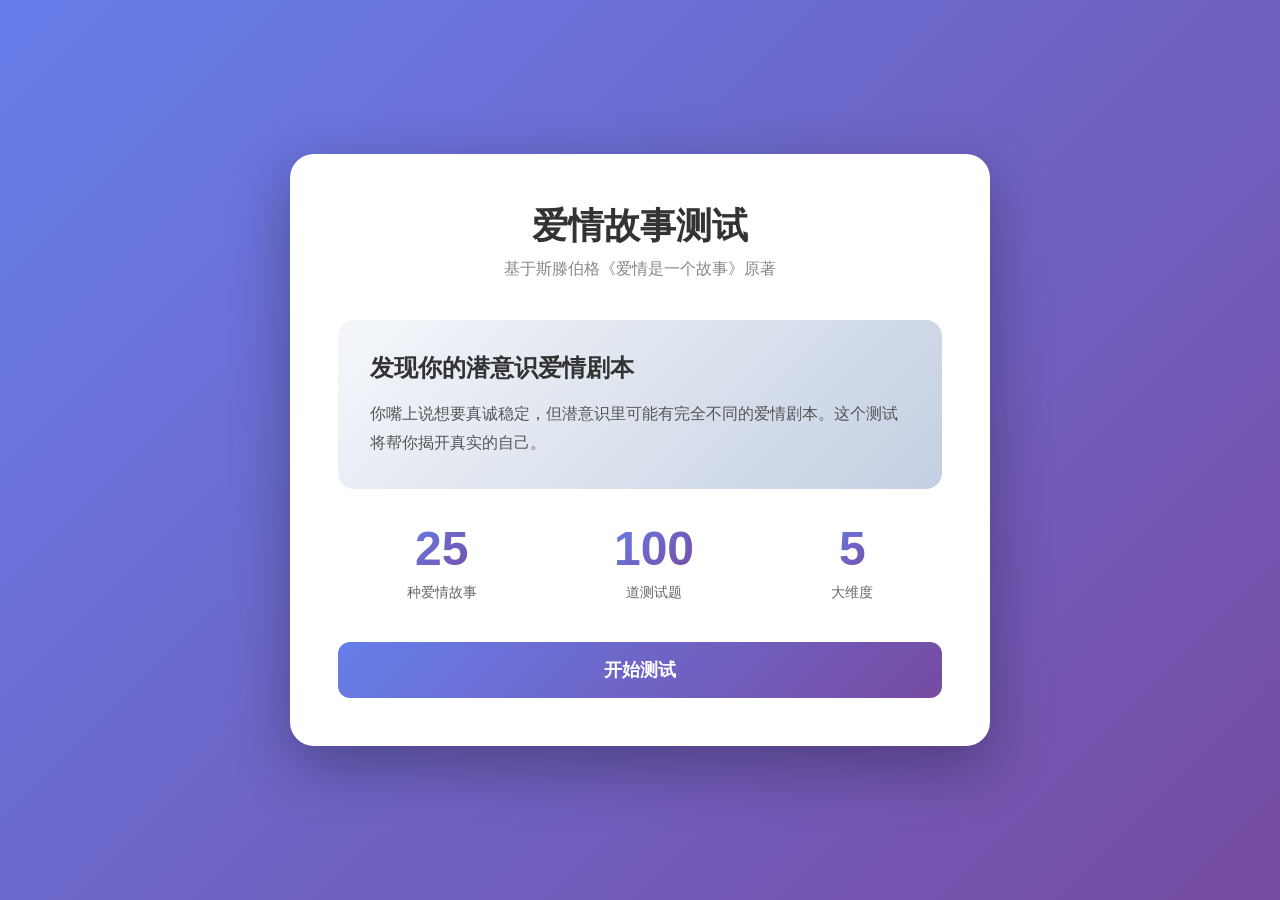
<file: index.html>
<!DOCTYPE html>
<html lang="zh-CN">
<head>
    <meta charset="UTF-8">
    <meta name="viewport" content="width=device-width, initial-scale=1.0">
    <title>爱情故事测试 - 发现你的潜意识爱情剧本</title>
    <style>* {
    margin: 0;
    padding: 0;
    box-sizing: border-box;
}

body {
    font-family: -apple-system, BlinkMacSystemFont, 'Segoe UI', 'PingFang SC', 'Hiragino Sans GB', 'Microsoft YaHei', sans-serif;
    background: linear-gradient(135deg, #667eea 0%, #764ba2 100%);
    min-height: 100vh;
    display: flex;
    align-items: center;
    justify-content: center;
    padding: 20px;
}

.container {
    width: 100%;
    max-width: 700px;
}

.screen {
    display: none;
    background: white;
    border-radius: 24px;
    padding: 48px;
    box-shadow: 0 20px 60px rgba(0, 0, 0, 0.3);
    animation: fadeIn 0.3s ease;
}

.screen.active {
    display: block;
}

@keyframes fadeIn {
    from {
        opacity: 0;
        transform: translateY(10px);
    }
    to {
        opacity: 1;
        transform: translateY(0);
    }
}

.header {
    text-align: center;
    margin-bottom: 40px;
}

.header h1 {
    font-size: 36px;
    color: #333;
    margin-bottom: 8px;
}

.subtitle {
    color: #888;
    font-size: 16px;
}

.intro {
    margin-bottom: 40px;
}

.intro-card {
    background: linear-gradient(135deg, #f5f7fa 0%, #c3cfe2 100%);
    border-radius: 16px;
    padding: 32px;
    margin-bottom: 32px;
}

.intro-card h2 {
    font-size: 24px;
    color: #333;
    margin-bottom: 16px;
}

.intro-card p {
    color: #555;
    line-height: 1.8;
    font-size: 16px;
}

.intro-stats {
    display: flex;
    justify-content: space-around;
}

.stat {
    text-align: center;
}

.stat-number {
    font-size: 48px;
    font-weight: bold;
    background: linear-gradient(135deg, #667eea 0%, #764ba2 100%);
    -webkit-background-clip: text;
    -webkit-text-fill-color: transparent;
    background-clip: text;
}

.stat-label {
    color: #666;
    font-size: 14px;
    margin-top: 8px;
}

.btn {
    width: 100%;
    padding: 16px 32px;
    border: none;
    border-radius: 12px;
    font-size: 18px;
    font-weight: 600;
    cursor: pointer;
    transition: all 0.3s ease;
}

.btn.primary {
    background: linear-gradient(135deg, #667eea 0%, #764ba2 100%);
    color: white;
}

.btn.primary:hover {
    transform: translateY(-2px);
    box-shadow: 0 8px 20px rgba(102, 126, 234, 0.4);
}

.btn.secondary {
    background: #f0f0f0;
    color: #666;
}

.btn.secondary:hover {
    background: #e0e0e0;
}

.progress-bar {
    position: relative;
    height: 8px;
    background: #e0e0e0;
    border-radius: 4px;
    margin-bottom: 40px;
}

.progress-fill {
    height: 100%;
    background: linear-gradient(135deg, #667eea 0%, #764ba2 100%);
    border-radius: 4px;
    transition: width 0.3s ease;
    width: 0%;
}

.progress-text {
    position: absolute;
    right: 0;
    top: -30px;
    color: #666;
    font-size: 14px;
}

.question-container {
    margin-bottom: 40px;
}

.question-number {
    color: #667eea;
    font-size: 14px;
    font-weight: 600;
    margin-bottom: 16px;
}

.question-text {
    font-size: 22px;
    color: #333;
    line-height: 1.6;
    margin-bottom: 32px;
}

.options {
    display: flex;
    flex-direction: column;
    gap: 12px;
}

.option {
    padding: 20px;
    border: 2px solid #e0e0e0;
    border-radius: 12px;
    cursor: pointer;
    transition: all 0.3s ease;
    font-size: 16px;
    color: #333;
}

.option:hover {
    border-color: #667eea;
    background: #f5f3ff;
}

.option.selected {
    border-color: #667eea;
    background: linear-gradient(135deg, #667eea15 0%, #764ba215 100%);
}

.nav-buttons {
    display: flex;
    justify-content: center;
}

.nav-buttons .btn {
    max-width: 300px;
}

.result-header {
    text-align: center;
    margin-bottom: 40px;
}

.result-header h1 {
    font-size: 32px;
    color: #333;
}

.primary-personality {
    background: linear-gradient(135deg, #667eea 0%, #764ba2 100%);
    border-radius: 20px;
    padding: 40px;
    color: white;
    text-align: center;
    margin-bottom: 32px;
}

.personality-badge {
    display: inline-block;
    background: rgba(255, 255, 255, 0.3);
    padding: 8px 20px;
    border-radius: 20px;
    font-size: 14px;
    margin-bottom: 16px;
}

.primary-personality h2 {
    font-size: 36px;
    margin-bottom: 16px;
}

.primary-personality p {
    font-size: 18px;
    line-height: 1.8;
    opacity: 0.95;
}

.secondary-personalities {
    display: grid;
    grid-template-columns: repeat(auto-fit, minmax(250px, 1fr));
    gap: 16px;
    margin-bottom: 40px;
}

.secondary-card {
    background: #f5f7fa;
    border-radius: 16px;
    padding: 24px;
}

.secondary-card h4 {
    color: #667eea;
    margin-bottom: 8px;
    font-size: 18px;
}

.secondary-card p {
    color: #666;
    font-size: 14px;
    line-height: 1.6;
}

.combination-analysis {
    background: #fff0f5;
    border-left: 4px solid #ff6b9d;
    border-radius: 16px;
    padding: 32px;
    margin-bottom: 32px;
}

.combination-analysis h3 {
    color: #ff6b9d;
    font-size: 20px;
    margin-bottom: 16px;
}

.combination-analysis .analysis-text {
    color: #333;
    font-size: 16px;
    line-height: 1.8;
    margin-bottom: 16px;
}

.combination-analysis .pain-point {
    background: rgba(255, 107, 157, 0.1);
    border-radius: 12px;
    padding: 16px 20px;
}

.combination-analysis .pain-point-title {
    color: #ff6b9d;
    font-weight: 600;
    font-size: 15px;
    margin-bottom: 8px;
}

.combination-analysis .pain-point-text {
    color: #555;
    font-size: 14px;
    line-height: 1.7;
}

.dimensions {
    background: #fafafa;
    border-radius: 16px;
    padding: 32px;
    margin-bottom: 32px;
}

.dimensions h3 {
    color: #333;
    margin-bottom: 24px;
    font-size: 20px;
}

.dimension-bars {
    display: flex;
    flex-direction: column;
    gap: 20px;
}

.dimension-item {
    display: flex;
    flex-direction: column;
    gap: 8px;
}

.dimension-label {
    display: flex;
    justify-content: space-between;
    font-size: 14px;
    color: #666;
}

.dimension-score {
    font-weight: 600;
    color: #667eea;
}

.dimension-track {
    height: 12px;
    background: #e0e0e0;
    border-radius: 6px;
    overflow: hidden;
}

.dimension-fill {
    height: 100%;
    background: linear-gradient(135deg, #667eea 0%, #764ba2 100%);
    border-radius: 6px;
    transition: width 0.5s ease;
}

.dimension-full-tip {
    background: #fafbff;
    border: 1px solid #e8ecf4;
    border-radius: 10px;
    padding: 14px;
    margin-top: 4px;
}

.tip-row {
    display: flex;
    align-items: flex-start;
    gap: 8px;
    padding: 4px 0;
}

.tip-row + .tip-row {
    border-top: 1px dashed #e8ecf4;
    margin-top: 4px;
    padding-top: 8px;
}

.tip-tag {
    flex-shrink: 0;
    font-weight: 700;
    font-size: 11px;
    padding: 3px 8px;
    border-radius: 4px;
    white-space: nowrap;
}

.tip-tag.high {
    background: #ffe0e0;
    color: #d63031;
}

.tip-tag.low {
    background: #e0f0ff;
    color: #0984e3;
}

.tip-text {
    font-size: 12px;
    color: #555;
    line-height: 1.6;
}

/* ===== 新增：次要人格得分条 ===== */

.sec-bar-track {
    height: 6px;
    background: #e0e0e0;
    border-radius: 3px;
    margin-top: 10px;
    overflow: hidden;
}

.sec-bar-fill {
    height: 100%;
    background: linear-gradient(135deg, #667eea 0%, #764ba2 100%);
    border-radius: 3px;
    transition: width 0.5s ease;
}

</style>
</head>
<body>
    <div class="container">
        <div id="start-screen" class="screen active">
            <div class="header">
                <h1>爱情故事测试</h1>
                <p class="subtitle">基于斯滕伯格《爱情是一个故事》原著</p>
            </div>
            <div class="intro">
                <div class="intro-card">
                    <h2>发现你的潜意识爱情剧本</h2>
                    <p>你嘴上说想要真诚稳定，但潜意识里可能有完全不同的爱情剧本。这个测试将帮你揭开真实的自己。</p>
                </div>
                <div class="intro-stats">
                    <div class="stat">
                        <div class="stat-number">25</div>
                        <div class="stat-label">种爱情故事</div>
                    </div>
                    <div class="stat">
                        <div class="stat-number">100</div>
                        <div class="stat-label">道测试题</div>
                    </div>
                    <div class="stat">
                        <div class="stat-number">5</div>
                        <div class="stat-label">大维度</div>
                    </div>
                </div>
            </div>
            <button id="start-btn" class="btn primary">开始测试</button>
        </div>

        <div id="question-screen" class="screen">
            <div class="progress-bar">
                <div class="progress-fill" id="progress-fill"></div>
                <div class="progress-text">
                    <span id="current-question">1</span>/<span id="total-questions">100</span>
                </div>
            </div>
            <div class="question-container">
                <div class="question-number" id="question-number">第 1 题</div>
                <div class="question-text" id="question-text"></div>
                <div class="options" id="options-container"></div>
            </div>
            <div class="nav-buttons">
                <button id="prev-btn" class="btn secondary">上一题</button>
                <button id="next-btn" class="btn primary">下一题</button>
            </div>
        </div>

        <div id="result-screen" class="screen">
            <div class="result-header">
                <h1>你的爱情故事结果</h1>
            </div>
            <div class="result-content">
                <div class="primary-personality">
                    <div class="personality-badge">主导人格</div>
                    <h2 id="primary-name"></h2>
                    <p id="primary-desc"></p>
                </div>
                <div class="combination-analysis" id="combination-container"></div>
                <div class="secondary-personalities" id="secondary-container"></div>
                <div class="dimensions">
                    <h3>5大维度得分</h3>
                    <div class="dimension-bars" id="dimension-bars"></div>
                </div>
            </div>
            <button id="restart-btn" class="btn primary">重新测试</button>
        </div>
    </div>
    <script>const questions = [
    // ===== 不对等故事 — 权力型 (5类型 × 4题 = 20题) =====
    { text: "我觉得自己在感情中像老师，喜欢教导和启发对方", dimension: "unequal", type: "teacher", options: ["非常不符合", "不太符合", "一般", "比较符合", "非常符合"] },
    { text: "我喜欢被伴侣引导，希望对方比我更有见识和阅历", dimension: "unequal", type: "teacher", options: ["非常不符合", "不太符合", "一般", "比较符合", "非常符合"] },
    { text: "在关系中，知识和思想层面的匹配比经济条件更重要", dimension: "unequal", type: "teacher", options: ["非常不符合", "不太符合", "一般", "比较符合", "非常符合"] },
    { text: "我希望和对方一起学习新东西，共同成长和进步", dimension: "unequal", type: "teacher", options: ["非常不符合", "不太符合", "一般", "比较符合", "非常符合"] },

    { text: "即使自己很累，我也会优先满足对方的需求", dimension: "unequal", type: "sacrifice", options: ["非常不符合", "不太符合", "一般", "比较符合", "非常符合"] },
    { text: "对方做了对不起我的事，我也很难下定决心离开", dimension: "unequal", type: "sacrifice", options: ["非常不符合", "不太符合", "一般", "比较符合", "非常符合"] },
    { text: "在感情里，我总觉得付出比索取更能让自己安心", dimension: "unequal", type: "sacrifice", options: ["非常不符合", "不太符合", "一般", "比较符合", "非常符合"] },
    { text: "为了维持关系，我愿意放弃自己的一些原则和底线", dimension: "unequal", type: "sacrifice", options: ["非常不符合", "不太符合", "一般", "比较符合", "非常符合"] },

    { text: "我认为在一段关系中必须有一个人来做最终决定", dimension: "unequal", type: "tyrant", options: ["非常不符合", "不太符合", "一般", "比较符合", "非常符合"] },
    { text: "我不喜欢对方未经我同意就独自做出重大决策", dimension: "unequal", type: "tyrant", options: ["非常不符合", "不太符合", "一般", "比较符合", "非常符合"] },
    { text: "家里的重要事情，最终拍板的人应该是我", dimension: "unequal", type: "tyrant", options: ["非常不符合", "不太符合", "一般", "比较符合", "非常符合"] },
    { text: "如果对方不按照我的想法来，我会感到很不安", dimension: "unequal", type: "tyrant", options: ["非常不符合", "不太符合", "一般", "比较符合", "非常符合"] },

    { text: "我想知道对方每天去了哪里、见了什么人", dimension: "unequal", type: "police", options: ["非常不符合", "不太符合", "一般", "比较符合", "非常符合"] },
    { text: "我控制不住地想要翻看对方的手机或聊天记录", dimension: "unequal", type: "police", options: ["非常不符合", "不太符合", "一般", "比较符合", "非常符合"] },
    { text: "对方回消息慢了，我会忍不住胡思乱想", dimension: "unequal", type: "police", options: ["非常不符合", "不太符合", "一般", "比较符合", "非常符合"] },
    { text: "我很难完全信任一个人，总觉得需要保持警觉", dimension: "unequal", type: "police", options: ["非常不符合", "不太符合", "一般", "比较符合", "非常符合"] },

    { text: "性生活是否和谐，是衡量感情质量的重要指标", dimension: "unequal", type: "porn", options: ["非常不符合", "不太符合", "一般", "比较符合", "非常符合"] },
    { text: "身体的吸引和激情的火花，是我爱上一个人的前提", dimension: "unequal", type: "porn", options: ["非常不符合", "不太符合", "一般", "比较符合", "非常符合"] },
    { text: "如果长期缺乏身体亲密，我会重新考虑这段关系", dimension: "unequal", type: "porn", options: ["非常不符合", "不太符合", "一般", "比较符合", "非常符合"] },
    { text: "我对伴侣有强烈的身体占有欲，讨厌别人靠得太近", dimension: "unequal", type: "porn", options: ["非常不符合", "不太符合", "一般", "比较符合", "非常符合"] },

    // ===== 客体故事 — 工具型 (7类型 × 4题 = 28题) =====
    { text: "我承认自己是外貌协会，颜值是感情的第一块敲门砖", dimension: "object", type: "art", options: ["非常不符合", "不太符合", "一般", "比较符合", "非常符合"] },
    { text: "带另一半出门时，我很在意别人对他/她外表的评价", dimension: "object", type: "art", options: ["非常不符合", "不太符合", "一般", "比较符合", "非常符合"] },
    { text: "如果对方变胖或不再注重打扮，我的热情会明显下降", dimension: "object", type: "art", options: ["非常不符合", "不太符合", "一般", "比较符合", "非常符合"] },
    { text: "颜值高的人对我有天然的吸引力，我很难抗拒", dimension: "object", type: "art", options: ["非常不符合", "不太符合", "一般", "比较符合", "非常符合"] },

    { text: "我觉得多谈几次恋爱，才能搞清自己真正想要什么样的人", dimension: "object", type: "collection", options: ["非常不符合", "不太符合", "一般", "比较符合", "非常符合"] },
    { text: "我会保留和前任有关的照片、信件或纪念品", dimension: "object", type: "collection", options: ["非常不符合", "不太符合", "一般", "比较符合", "非常符合"] },
    { text: "我不排斥同时和几个人保持暧昧，观察比较后再做选择", dimension: "object", type: "collection", options: ["非常不符合", "不太符合", "一般", "比较符合", "非常符合"] },
    { text: "每一段感情经历都是独特的收藏，分手了也不后悔", dimension: "object", type: "collection", options: ["非常不符合", "不太符合", "一般", "比较符合", "非常符合"] },

    { text: "我坚信世界上存在命中注定的那个灵魂伴侣", dimension: "object", type: "scifi", options: ["非常不符合", "不太符合", "一般", "比较符合", "非常符合"] },
    { text: "我相信缘分和奇迹，会在对的时间遇到对的人", dimension: "object", type: "scifi", options: ["非常不符合", "不太符合", "一般", "比较符合", "非常符合"] },
    { text: "我经常幻想一个完美恋人会突然出现在我的生活中", dimension: "object", type: "scifi", options: ["非常不符合", "不太符合", "一般", "比较符合", "非常符合"] },
    { text: "爱情应该像电影里演的一样充满奇遇和逆转", dimension: "object", type: "scifi", options: ["非常不符合", "不太符合", "一般", "比较符合", "非常符合"] },

    { text: "对我而言，恋爱的终极目标就是结婚组建家庭", dimension: "object", type: "family", options: ["非常不符合", "不太符合", "一般", "比较符合", "非常符合"] },
    { text: "我在选择伴侣时，会很认真考量对方是否适合当父母", dimension: "object", type: "family", options: ["非常不符合", "不太符合", "一般", "比较符合", "非常符合"] },
    { text: "对方的家庭背景和经济条件是我决定是否交往的重要因素", dimension: "object", type: "family", options: ["非常不符合", "不太符合", "一般", "比较符合", "非常符合"] },
    { text: "关系一旦稳定，我就希望尽快见家长、推进婚事", dimension: "object", type: "family", options: ["非常不符合", "不太符合", "一般", "比较符合", "非常符合"] },

    { text: "我希望找到一个能治愈我过往伤痛的人", dimension: "object", type: "recovery", options: ["非常不符合", "不太符合", "一般", "比较符合", "非常符合"] },
    { text: "只有沉浸在爱情里，我才能暂时忘记生活的烦恼", dimension: "object", type: "recovery", options: ["非常不符合", "不太符合", "一般", "比较符合", "非常符合"] },
    { text: "我需要对方帮我走出上一段感情留下的阴影", dimension: "object", type: "recovery", options: ["非常不符合", "不太符合", "一般", "比较符合", "非常符合"] },
    { text: "没有爱情的日子里，我总觉得自己是残缺不完整的", dimension: "object", type: "recovery", options: ["非常不符合", "不太符合", "一般", "比较符合", "非常符合"] },

    { text: "我愿意为爱情放弃一切，就像为信仰献身一样", dimension: "object", type: "religion", options: ["非常不符合", "不太符合", "一般", "比较符合", "非常符合"] },
    { text: "爱情在我心中的分量远高于事业和朋友", dimension: "object", type: "religion", options: ["非常不符合", "不太符合", "一般", "比较符合", "非常符合"] },
    { text: "只要足够虔诚和坚持，上天一定会给我完美的爱情", dimension: "object", type: "religion", options: ["非常不符合", "不太符合", "一般", "比较符合", "非常符合"] },
    { text: "分手对我来说像失去信仰一样，整个人都会崩溃", dimension: "object", type: "religion", options: ["非常不符合", "不太符合", "一般", "比较符合", "非常符合"] },

    { text: "我喜欢在感情里试探对方，看看他/她到底有多在乎我", dimension: "object", type: "game", options: ["非常不符合", "不太符合", "一般", "比较符合", "非常符合"] },
    { text: "过早暴露自己的真实感情，会让我在关系里失去主动权", dimension: "object", type: "game", options: ["非常不符合", "不太符合", "一般", "比较符合", "非常符合"] },
    { text: "我在恋爱中习惯保持理性，不会让自己陷得太深", dimension: "object", type: "game", options: ["非常不符合", "不太符合", "一般", "比较符合", "非常符合"] },
    { text: "感情里的若即若离、欲擒故纵，比一往情深更有意思", dimension: "object", type: "game", options: ["非常不符合", "不太符合", "一般", "比较符合", "非常符合"] },

    // ===== 协作故事 — 伙伴型 (5类型 × 4题 = 20题) =====
    { text: "我想和伴侣一起去不同的城市生活，体验不同的风土人情", dimension: "collaboration", type: "travel", options: ["非常不符合", "不太符合", "一般", "比较符合", "非常符合"] },
    { text: "对我来说，最好的约会是两个人一起去探索没去过的地方", dimension: "collaboration", type: "travel", options: ["非常不符合", "不太符合", "一般", "比较符合", "非常符合"] },
    { text: "我无法忍受每天都过重复、单调、没有变化的生活", dimension: "collaboration", type: "travel", options: ["非常不符合", "不太符合", "一般", "比较符合", "非常符合"] },
    { text: "一个有趣、有好奇心、愿意尝试的伴侣，比什么都重要", dimension: "collaboration", type: "travel", options: ["非常不符合", "不太符合", "一般", "比较符合", "非常符合"] },

    { text: "感情出问题的时候，我会第一时间主动找办法修复", dimension: "collaboration", type: "sewing", options: ["非常不符合", "不太符合", "一般", "比较符合", "非常符合"] },
    { text: "两个人吵完架不可怕，可怕的是吵完谁也不愿意先和好", dimension: "collaboration", type: "sewing", options: ["非常不符合", "不太符合", "一般", "比较符合", "非常符合"] },
    { text: "我相信任何关系只要双方用心修补，都能重回正轨", dimension: "collaboration", type: "sewing", options: ["非常不符合", "不太符合", "一般", "比较符合", "非常符合"] },
    { text: "遇到矛盾时逃避没有用，我会拉着对方把话说明白", dimension: "collaboration", type: "sewing", options: ["非常不符合", "不太符合", "一般", "比较符合", "非常符合"] },

    { text: "好的感情和种花一样，需要日复一日的浇灌和耐心", dimension: "collaboration", type: "garden", options: ["非常不符合", "不太符合", "一般", "比较符合", "非常符合"] },
    { text: "我不相信一见钟情可以长久，真正的爱是日久生情", dimension: "collaboration", type: "garden", options: ["非常不符合", "不太符合", "一般", "比较符合", "非常符合"] },
    { text: "感情最初的激情总会褪去，剩下的就是细水长流的守护", dimension: "collaboration", type: "garden", options: ["非常不符合", "不太符合", "一般", "比较符合", "非常符合"] },
    { text: "我愿意花好几年时间去慢慢了解一个人、栽培一段爱", dimension: "collaboration", type: "garden", options: ["非常不符合", "不太符合", "一般", "比较符合", "非常符合"] },

    { text: "我在感情里习惯像管公司一样，和对方一起制定年度计划", dimension: "collaboration", type: "business", options: ["非常不符合", "不太符合", "一般", "比较符合", "非常符合"] },
    { text: "伴侣之间要分工明确、各司其职，关系才能走得远", dimension: "collaboration", type: "business", options: ["非常不符合", "不太符合", "一般", "比较符合", "非常符合"] },
    { text: "经济上的独立和透明，是感情能够长久的基础", dimension: "collaboration", type: "business", options: ["非常不符合", "不太符合", "一般", "比较符合", "非常符合"] },
    { text: "我希望和伴侣定期复盘感情状态，及时发现问题并调整", dimension: "collaboration", type: "business", options: ["非常不符合", "不太符合", "一般", "比较符合", "非常符合"] },

    { text: "一天不和对方联系，我就会坐立不安、焦躁难受", dimension: "collaboration", type: "addiction", options: ["非常不符合", "不太符合", "一般", "比较符合", "非常符合"] },
    { text: "如果分手了，我会觉得整个世界都崩塌了、没意义了", dimension: "collaboration", type: "addiction", options: ["非常不符合", "不太符合", "一般", "比较符合", "非常符合"] },
    { text: "对方不在身边的时候，我做什么事情都打不起精神", dimension: "collaboration", type: "addiction", options: ["非常不符合", "不太符合", "一般", "比较符合", "非常符合"] },
    { text: "我常常觉得，伴侣就是我生活的全部意义所在", dimension: "collaboration", type: "addiction", options: ["非常不符合", "不太符合", "一般", "比较符合", "非常符合"] },

    // ===== 叙事故事 — 剧本型 (4类型 × 4题 = 16题) =====
    { text: "我经常把小说和影视剧里的浪漫桥段代入自己的感情期待", dimension: "narrative", type: "fantasy", options: ["非常不符合", "不太符合", "一般", "比较符合", "非常符合"] },
    { text: "别人追我的时候，如果不够浪漫不走心，我根本不会动心", dimension: "narrative", type: "fantasy", options: ["非常不符合", "不太符合", "一般", "比较符合", "非常符合"] },
    { text: "我喜欢一个人待着的时候，脑补和喜欢的人发生各种故事", dimension: "narrative", type: "fantasy", options: ["非常不符合", "不太符合", "一般", "比较符合", "非常符合"] },
    { text: "现实的爱情太平淡普通，和我脑子里想象的差距太大了", dimension: "narrative", type: "fantasy", options: ["非常不符合", "不太符合", "一般", "比较符合", "非常符合"] },

    { text: "我会下意识拿现在的感情和前任做对比，找相似的地方", dimension: "narrative", type: "history", options: ["非常不符合", "不太符合", "一般", "比较符合", "非常符合"] },
    { text: "上次感情里摔过的跟头，会让我在新关系里格外小心", dimension: "narrative", type: "history", options: ["非常不符合", "不太符合", "一般", "比较符合", "非常符合"] },
    { text: "我发现自己每一段感情都在重复类似的剧情和结局", dimension: "narrative", type: "history", options: ["非常不符合", "不太符合", "一般", "比较符合", "非常符合"] },
    { text: "第一次约会的场景和细节，我会反复回味、珍藏很久", dimension: "narrative", type: "history", options: ["非常不符合", "不太符合", "一般", "比较符合", "非常符合"] },

    { text: "在感情中遇到问题，我习惯列出利弊清单再做决定", dimension: "narrative", type: "science", options: ["非常不符合", "不太符合", "一般", "比较符合", "非常符合"] },
    { text: "我不觉得爱情是感性的冲动，它本质上是一个理性选择", dimension: "narrative", type: "science", options: ["非常不符合", "不太符合", "一般", "比较符合", "非常符合"] },
    { text: "如果一段感情对我的生活品质没有提升，我会果断结束", dimension: "narrative", type: "science", options: ["非常不符合", "不太符合", "一般", "比较符合", "非常符合"] },
    { text: "我会用打分表来评估对方，看综合条件是否值得投入", dimension: "narrative", type: "science", options: ["非常不符合", "不太符合", "一般", "比较符合", "非常符合"] },

    { text: "恋爱应该按固定流程走：先了解、再表白、再官宣、再见家长", dimension: "narrative", type: "recipe", options: ["非常不符合", "不太符合", "一般", "比较符合", "非常符合"] },
    { text: "关系进展太快或者太慢，都会让我感到不安和焦虑", dimension: "narrative", type: "recipe", options: ["非常不符合", "不太符合", "一般", "比较符合", "非常符合"] },
    { text: "我希望对方按照约定俗成的方式来推进两人的关系", dimension: "narrative", type: "recipe", options: ["非常不符合", "不太符合", "一般", "比较符合", "非常符合"] },
    { text: "看到周围人的恋爱进度，我会忍不住拿来做参考和比较", dimension: "narrative", type: "recipe", options: ["非常不符合", "不太符合", "一般", "比较符合", "非常符合"] },

    // ===== 类型故事 — 风格型 (4类型 × 4题 = 16题) =====
    { text: "我觉得吵吵闹闹本身就是表达在乎的一种方式", dimension: "style", type: "war", options: ["非常不符合", "不太符合", "一般", "比较符合", "非常符合"] },
    { text: "吵完架之后的和好瞬间，会让我觉得感情反而更好了", dimension: "style", type: "war", options: ["非常不符合", "不太符合", "一般", "比较符合", "非常符合"] },
    { text: "如果一段感情从来不吵架，我会怀疑对方是不是真的爱我", dimension: "style", type: "war", options: ["非常不符合", "不太符合", "一般", "比较符合", "非常符合"] },
    { text: "吵架的时候谁先低头服软，对我来说有很重要的象征意义", dimension: "style", type: "war", options: ["非常不符合", "不太符合", "一般", "比较符合", "非常符合"] },

    { text: "我喜欢在感情里制造惊喜和戏剧化的浪漫场面", dimension: "style", type: "drama", options: ["非常不符合", "不太符合", "一般", "比较符合", "非常符合"] },
    { text: "平淡如水的日常会让我觉得感情正在慢慢褪色死去", dimension: "style", type: "drama", options: ["非常不符合", "不太符合", "一般", "比较符合", "非常符合"] },
    { text: "约会必须要有仪式感和惊喜，普通的吃饭看电影太没意思了", dimension: "style", type: "drama", options: ["非常不符合", "不太符合", "一般", "比较符合", "非常符合"] },
    { text: "我骨子里渴望那种轰轰烈烈、被所有人记住的爱情", dimension: "style", type: "drama", options: ["非常不符合", "不太符合", "一般", "比较符合", "非常符合"] },

    { text: "一个不能和我一起开怀大笑的人，我很难真正爱上", dimension: "style", type: "humor", options: ["非常不符合", "不太符合", "一般", "比较符合", "非常符合"] },
    { text: "我希望对方是个有趣的人，能接得住我的玩笑和烂梗", dimension: "style", type: "humor", options: ["非常不符合", "不太符合", "一般", "比较符合", "非常符合"] },
    { text: "感情里太严肃、太深沉的时刻，会让我想赶紧逃走", dimension: "style", type: "humor", options: ["非常不符合", "不太符合", "一般", "比较符合", "非常符合"] },
    { text: "两个人在一起的时光，轻松和快乐比什么深刻道理都重要", dimension: "style", type: "humor", options: ["非常不符合", "不太符合", "一般", "比较符合", "非常符合"] },

    { text: "我不会把全部的自己摊开给对方看，总要保留一点秘密", dimension: "style", type: "mystery", options: ["非常不符合", "不太符合", "一般", "比较符合", "非常符合"] },
    { text: "被人一眼看穿、完全摸透的感觉，让我浑身不自在", dimension: "style", type: "mystery", options: ["非常不符合", "不太符合", "一般", "比较符合", "非常符合"] },
    { text: "我喜欢让对方一层一层慢慢发现我的不同面，像拆礼物", dimension: "style", type: "mystery", options: ["非常不符合", "不太符合", "一般", "比较符合", "非常符合"] },
    { text: "若即若离的暧昧期，比确定关系之后的安稳要有趣得多", dimension: "style", type: "mystery", options: ["非常不符合", "不太符合", "一般", "比较符合", "非常符合"] }
];

const personalities = {
    teacher: { name: "师生型", desc: "你把爱情看作一场教学和成长。要么想指导对方，要么希望对方像导师一样指引你。在感情中你高度重视思想、智慧和共同进步。" },
    sacrifice: { name: "牺牲型", desc: "你总是忍不住为对方付出，把对方的需要放在自己头顶。即使委屈自己，也希望对方开心。" },
    tyrant: { name: "专制型", desc: "你喜欢在关系中掌握主导权，希望对方听你的。在你看来，感情里必须有一个掌舵者。" },
    police: { name: "警察型", desc: "你会下意识关注对方的一举一动，想知道他/她究竟在做什么、和谁在一起。" },
    porn: { name: "色情型", desc: "身体吸引和性爱质量，是你感受爱、测量爱的重要标尺。" },
    horror: { name: "恐怖型", desc: "你觉得真正的爱情应该带一点危险的、让人心跳加速的刺激感。" },
    art: { name: "艺术型", desc: "你极度看重对方的外形和颜值，好看的皮囊对你来说是第一道门槛。" },
    collection: { name: "收藏型", desc: "你喜欢收集不同类型的恋爱经历，享受比较、筛选和累积的过程。" },
    scifi: { name: "科幻型", desc: "你深信命中注定、奇迹和奇遇，对完美爱情有一种近乎科幻的期待。" },
    family: { name: "家庭型", desc: "对你来说，恋爱就是为了组建一个安稳的家，结婚生子是终点站。" },
    recovery: { name: "康复型", desc: "你渴望通过爱情来愈合旧伤，爱是你的药、你的避难所。" },
    religion: { name: "宗教型", desc: "你像信仰宗教一般信仰爱情，愿意为其牺牲一切，离开它就活不下去。" },
    game: { name: "游戏型", desc: "你习惯把爱情当作一场博弈，太早认真就输了，最喜欢若即若离。" },
    travel: { name: "旅行型", desc: "你把爱情看作一场结伴旅行，人生是路、爱人是同行者，一起探索才有趣。" },
    sewing: { name: "缝织型", desc: "你坚信任何关系的裂痕都可以修补，出了问题你会第一时间主动修复。" },
    garden: { name: "园艺型", desc: "你觉得好的爱情像种花：需要长期投入、耐心浇灌和日复一日的照料。" },
    business: { name: "商业型", desc: "你把恋爱当项目运营，分工、目标、财务透明和定期复盘一样都不能少。" },
    addiction: { name: "成瘾型", desc: "你极度依赖对方，一天没有他/她的消息就浑身难受，分手像戒断反应。" },
    fantasy: { name: "幻想型", desc: "你脑子里装着一整套爱情童话剧本，看现实总觉得哪里不够完美。" },
    history: { name: "历史型", desc: "你习惯用过去的感情经验来导航现在的关系，总觉得历史会说真话。" },
    science: { name: "科学型", desc: "你用分析取代心动，列出利弊、做评分表，爱情在你看来是一项理性投资。" },
    recipe: { name: "食谱型", desc: "你认为恋爱就得按部就班走流程，什么时候该做什么一步都不能乱。" },
    war: { name: "战争型", desc: "你相信不吵架的感情不真实，吵得越凶、爱得越深，低头是最大的诚意。" },
    drama: { name: "戏剧型", desc: "你要的爱不是平淡过日子，而是舞台中央的演出：有起伏、有掌声、有观众。" },
    humor: { name: "幽默型", desc: "你对一段关系最基本的要求就是好笑——能一起笑的人，才值得爱。" },
    mystery: { name: "神秘型", desc: "你喜欢把自己藏起来一点，让对方猜、让对方追、让对方慢慢揭开你。" }
};

const combinations = {
    "teacher+sacrifice": {
        title: "师生 + 牺牲",
        analysis: "一边想当人生导师，一边习惯性付出。你爱里最典型：我教你、我包容、我成全。",
        pain: "容易变成「我为你好+无限委屈」，付出感强、边界弱。"
    },
    "teacher+tyrant": {
        title: "师生 + 专制",
        analysis: "权威感强，爱里带「我教你+我说了算」。",
        pain: "强势说教、控制感重，容易让人压抑。"
    },
    "teacher+police": {
        title: "师生 + 警察",
        analysis: "既要指导你，又要盯着你：我教你、我查你、我保护你。",
        pain: "过度干涉、疑心病重，信任门槛极高。"
    },
    "sacrifice+tyrant": {
        title: "牺牲 + 专制",
        analysis: "强势付出型：我做主、我兜底、我扛一切。",
        pain: "牺牲感强、控制欲藏在「为你好」里。"
    },
    "sacrifice+police": {
        title: "牺牲 + 警察",
        analysis: "委屈式监控：我付出、我不安、我需要安全感。",
        pain: "敏感多疑、委屈式索取，容易内耗。"
    },
    "tyrant+police": {
        title: "专制 + 警察",
        analysis: "控制型人格：我说了算、我查岗、我掌控一切。",
        pain: "强势多疑、安全感极低、占有欲强。"
    },
    "porn+horror": {
        title: "色情 + 恐怖",
        analysis: "刺激型人格：爱=危险+禁忌+拉扯。",
        pain: "平淡必无聊、越虐越上头、容易陷入拉扯。"
    },
    "art+family": {
        title: "艺术 + 家庭",
        analysis: "颜值+务实：要好看、也要安稳过日子。",
        pain: "现实、颜控、容易权衡条件。"
    },
    "art+fantasy": {
        title: "艺术 + 幻想",
        analysis: "颜值+童话：完美恋人、颜值天花板、一见钟情。",
        pain: "理想化、容易滤镜破碎。"
    },
    "collection+game": {
        title: "收藏 + 游戏",
        analysis: "新鲜感+暧昧：多选项、拉扯、不专一。",
        pain: "难定、享受暧昧、回避承诺。"
    },
    "scifi+mystery": {
        title: "科幻 + 神秘",
        analysis: "独特+猜不透：被特别、难懂、神秘吸引。",
        pain: "喜欢距离、不说透、猜心。"
    },
    "family+business": {
        title: "家庭 + 商业",
        analysis: "现实+责任：结婚优先、条件匹配、长期伙伴。",
        pain: "理性、务实、少心动。"
    },
    "recovery+sacrifice": {
        title: "康复 + 牺牲",
        analysis: "拯救+付出：我治愈你、我成全你。",
        pain: "拯救欲强、容易自我感动。"
    },
    "religion+fantasy": {
        title: "宗教 + 幻想",
        analysis: "宿命+童话：命中注定、灵魂伴侣、完美爱情。",
        pain: "执念高、容易理想化。"
    },
    "travel+sewing": {
        title: "旅行 + 缝织",
        analysis: "成长+专属：一起探索、独一无二。",
        pain: "开放、不按模板、喜欢新鲜。"
    },
    "garden+family": {
        title: "园艺 + 家庭",
        analysis: "经营+安稳：细水长流、过日子。",
        pain: "耐心、务实、平淡稳定。"
    },
    "garden+business": {
        title: "园艺 + 商业",
        analysis: "经营+责任：用心+理性。",
        pain: "务实、重长期、少激情。"
    },
    "addiction+dependency": {
        title: "成瘾 + 依赖",
        analysis: "离不开+高焦虑：黏人、安全感全在对方。",
        pain: "敏感、害怕失去、容易内耗。"
    },
    "travel+humor": {
        title: "旅行 + 幽默",
        analysis: "轻松+成长：一起玩、一起探索。",
        pain: "好玩、讨厌沉重、不较真。"
    },
    "fantasy+drama": {
        title: "幻想 + 戏剧",
        analysis: "童话+浪漫：完美爱情、氛围感、仪式。",
        pain: "理想化、滤镜、爱演戏。"
    },
    "history+family": {
        title: "历史 + 家庭",
        analysis: "回忆+安稳：重经历、过日子。",
        pain: "念旧、务实、重稳定。"
    },
    "science+business": {
        title: "科学 + 商业",
        analysis: "理性+现实：讲道理、条件匹配。",
        pain: "冷静、分析、少心动。"
    },
    "recipe+garden": {
        title: "食谱 + 园艺",
        analysis: "技巧+经营：按方法、用心。",
        pain: "务实、重细节、少冲动。"
    },
    "war+drama": {
        title: "战争 + 戏剧",
        analysis: "相爱相杀+浪漫：吵得凶、爱得烈、氛围感强。",
        pain: "情绪起伏大、越虐越上头。"
    },
    "humor+mystery": {
        title: "幽默 + 神秘",
        analysis: "轻松+猜不透：好玩、不说透、拉扯感。",
        pain: "暧昧、不直白、距离感。"
    }
};

const dimensionNames = {
    unequal: "不对等故事",
    object: "客体故事",
    collaboration: "协作故事",
    narrative: "叙事故事",
    style: "类型故事"
};

const dimensionDescriptions = {
    unequal: {
        title: "不对等故事（权力型）",
        desc: "测量你在爱情里的权力、付出、控制倾向。",
        high: "要么强势控制、要么过度付出，关系容易不对等，爱里带着明显的权力感或牺牲感。",
        low: "追求平等、尊重边界，不爱控制、不愿过度牺牲，要的是双向对等的关系。"
    },
    object: {
        title: "客体故事（工具型）",
        desc: "测量你是否不自觉地把人或关系当作工具、条件、手段。",
        high: "看重颜值、条件、救赎、新鲜感，容易把伴侣当成门面、跳板或疗愈工具。",
        low: "纯粹重感情、重人本身，不看附加条件，不功利、不把爱情当成实现目的的手段。"
    },
    collaboration: {
        title: "协作故事（伙伴型）",
        desc: "测量你把爱情看作并肩经营、共同成长的伙伴关系的程度。",
        high: "重视陪伴、责任、长期稳定，愿意共同规划、一起解决问题，把感情当事业用心经营。",
        low: "更独立、不爱被绑定，更看重个人空间，不喜欢把感情变成一项必须共同负担的责任。"
    },
    narrative: {
        title: "叙事故事（剧本型）",
        desc: "测量你心里那套理想爱情剧本对感情的影响程度。",
        high: "有固定的爱情观，相信宿命、童话、公式，容易用理想对照现实，也容易因此失望。",
        low: "现实灵活、不信模板，不被任何剧本束缚，活在当下、让关系自然地向前走。"
    },
    style: {
        title: "类型故事（风格型）",
        desc: "测量你看重爱情中相处氛围和情绪质感的程度。",
        high: "吃氛围感、重感觉，喜欢浪漫、幽默、神秘或拉扯带来的情绪张力，平淡会让你无聊。",
        low: "务实理性、不看重花哨的氛围，更在意踏实、简单、直接的相处方式，讨厌情绪拉扯。"
    }
};

let currentQuestion = 0;
let answers = [];
let scores = {
    unequal: 0,
    object: 0,
    collaboration: 0,
    narrative: 0,
    style: 0
};
let typeScores = {};

const startScreen = document.getElementById('start-screen');
const questionScreen = document.getElementById('question-screen');
const resultScreen = document.getElementById('result-screen');
const startBtn = document.getElementById('start-btn');
const prevBtn = document.getElementById('prev-btn');
const nextBtn = document.getElementById('next-btn');
const restartBtn = document.getElementById('restart-btn');

startBtn.addEventListener('click', startTest);
prevBtn.addEventListener('click', prevQuestion);
nextBtn.addEventListener('click', nextQuestion);
restartBtn.addEventListener('click', restartTest);

function startTest() {
    startScreen.classList.remove('active');
    questionScreen.classList.add('active');
    currentQuestion = 0;
    answers = [];
    scores = { unequal: 0, object: 0, collaboration: 0, narrative: 0, style: 0 };
    typeScores = {};
    showQuestion();
}

function showQuestion() {
    const q = questions[currentQuestion];
    document.getElementById('question-number').textContent = '第 ' + (currentQuestion + 1) + ' 题';
    document.getElementById('question-text').textContent = q.text;
    document.getElementById('current-question').textContent = currentQuestion + 1;
    document.getElementById('total-questions').textContent = questions.length;
    document.getElementById('progress-fill').style.width = ((currentQuestion + 1) / questions.length * 100) + '%';

    const container = document.getElementById('options-container');
    container.innerHTML = '';
    q.options.forEach((opt, i) => {
        const el = document.createElement('div');
        el.className = 'option';
        el.textContent = opt;
        el.addEventListener('click', function() { selectOption(i); });
        if (answers[currentQuestion] === i) el.classList.add('selected');
        container.appendChild(el);
    });

    prevBtn.style.display = currentQuestion > 0 ? 'block' : 'none';
    nextBtn.style.display = 'none';
}

function selectOption(index) {
    answers[currentQuestion] = index;
    var opts = document.querySelectorAll('.option');
    opts.forEach(function(o, i) { o.classList.toggle('selected', i === index); });

    setTimeout(function() {
        if (currentQuestion < questions.length - 1) {
            currentQuestion++;
            showQuestion();
        } else {
            calculateResults();
        }
    }, 300);
}

function nextQuestion() {
    if (answers[currentQuestion] === undefined) return;
    if (currentQuestion < questions.length - 1) { currentQuestion++; showQuestion(); }
    else { calculateResults(); }
}

function prevQuestion() {
    if (currentQuestion > 0) { currentQuestion--; showQuestion(); }
}

function calculateResults() {
    var scores = { unequal: 0, object: 0, collaboration: 0, narrative: 0, style: 0 };
    var typeScores = {};

    questions.forEach(function(q, i) {
        var sc = answers[i] + 1;
        scores[q.dimension] += sc;
        if (!typeScores[q.type]) {
            typeScores[q.type] = { raw: 0, count: 0, avg: 0 };
        }
        typeScores[q.type].raw += sc;
        typeScores[q.type].count += 1;
    });

    var typeAvgs = {};
    for (var t in typeScores) {
        typeScores[t].avg = typeScores[t].raw / typeScores[t].count;
        typeAvgs[t] = typeScores[t].avg;
    }

    var dimCounts = { unequal: 0, object: 0, collaboration: 0, narrative: 0, style: 0 };
    questions.forEach(function(q) {
        dimCounts[q.dimension]++;
    });

    var dimMaxScores = {};
    for (var d in dimCounts) {
        dimMaxScores[d] = dimCounts[d] * 5;
    }

    var sortedTypes = Object.keys(typeAvgs).sort(function(a, b) {
        return typeAvgs[b] - typeAvgs[a];
    });
    var maxType = sortedTypes[0];

    var secTypes = [];
    for (var i = 1; i < sortedTypes.length && secTypes.length < 2; i++) {
        secTypes.push(sortedTypes[i]);
    }

    showResult(maxType, secTypes, scores, dimMaxScores, typeAvgs);
}

function showResult(primaryType, secondaryTypes, scores, dimMaxScores, typeAvgs) {
    questionScreen.classList.remove('active');
    resultScreen.classList.add('active');

    document.getElementById('primary-name').textContent = personalities[primaryType].name;
    document.getElementById('primary-desc').textContent = personalities[primaryType].desc;

    var cc = document.getElementById('combination-container');
    cc.innerHTML = '';
    var found = null;
    for (var i = 0; i < secondaryTypes.length; i++) {
        var k1 = primaryType + '+' + secondaryTypes[i];
        var k2 = secondaryTypes[i] + '+' + primaryType;
        if (combinations[k1]) { found = combinations[k1]; break; }
        if (combinations[k2]) { found = combinations[k2]; break; }
    }
    if (found) {
        cc.innerHTML = '<h3>' + found.title + '</h3><div class="analysis-text">' + found.analysis + '</div><div class="pain-point"><div class="pain-point-title">⚠️ 痛点提醒</div><div class="pain-point-text">' + found.pain + '</div></div>';
    } else {
        cc.innerHTML = '<h3>你的爱情故事</h3><div class="analysis-text">你拥有独特的爱情剧本组合。</div>';
    }

    var sc = document.getElementById('secondary-container');
    sc.innerHTML = '';
    secondaryTypes.forEach(function(t) {
        var avg = typeAvgs[t];
        var pct = Math.round((avg / 5) * 100);
        var card = document.createElement('div');
        card.className = 'secondary-card';
        card.innerHTML = '<h4>' + personalities[t].name + '</h4><p>' + personalities[t].desc + '</p><div class="sec-bar-track"><div class="sec-bar-fill" style="width:' + pct + '%"></div></div>';
        sc.appendChild(card);
    });

    var db = document.getElementById('dimension-bars');
    db.innerHTML = '';
    var dimOrder = ['collaboration', 'style', 'narrative', 'unequal', 'object'];
    var dimCounts = { collaboration: 20, style: 16, narrative: 16, unequal: 20, object: 28 };
    dimOrder.forEach(function(dim) {
        var raw = scores[dim];
        var max = dimCounts[dim] * 5;
        var pct = Math.round((raw / max) * 100);
        var desc = dimensionDescriptions[dim];
        var item = document.createElement('div');
        item.className = 'dimension-item';
        item.innerHTML =
            '<div class="dimension-label"><span>' + desc.title + '</span><span class="dimension-score">' + raw + '/' + max + '（' + pct + '%）</span></div>' +
            '<div class="dimension-track"><div class="dimension-fill" style="width:' + pct + '%"></div></div>' +
            '<div class="dimension-full-tip">' +
                '<div class="tip-row"><span class="tip-tag high">▲ 高分</span><span class="tip-text">' + desc.high + '</span></div>' +
                '<div class="tip-row"><span class="tip-tag low">▼ 低分</span><span class="tip-text">' + desc.low + '</span></div>' +
            '</div>';
        db.appendChild(item);
    });
}

function restartTest() {
    resultScreen.classList.remove('active');
    startScreen.classList.add('active');
    currentQuestion = 0;
    answers = [];
}
</script>
</body>
</html>
</file>
